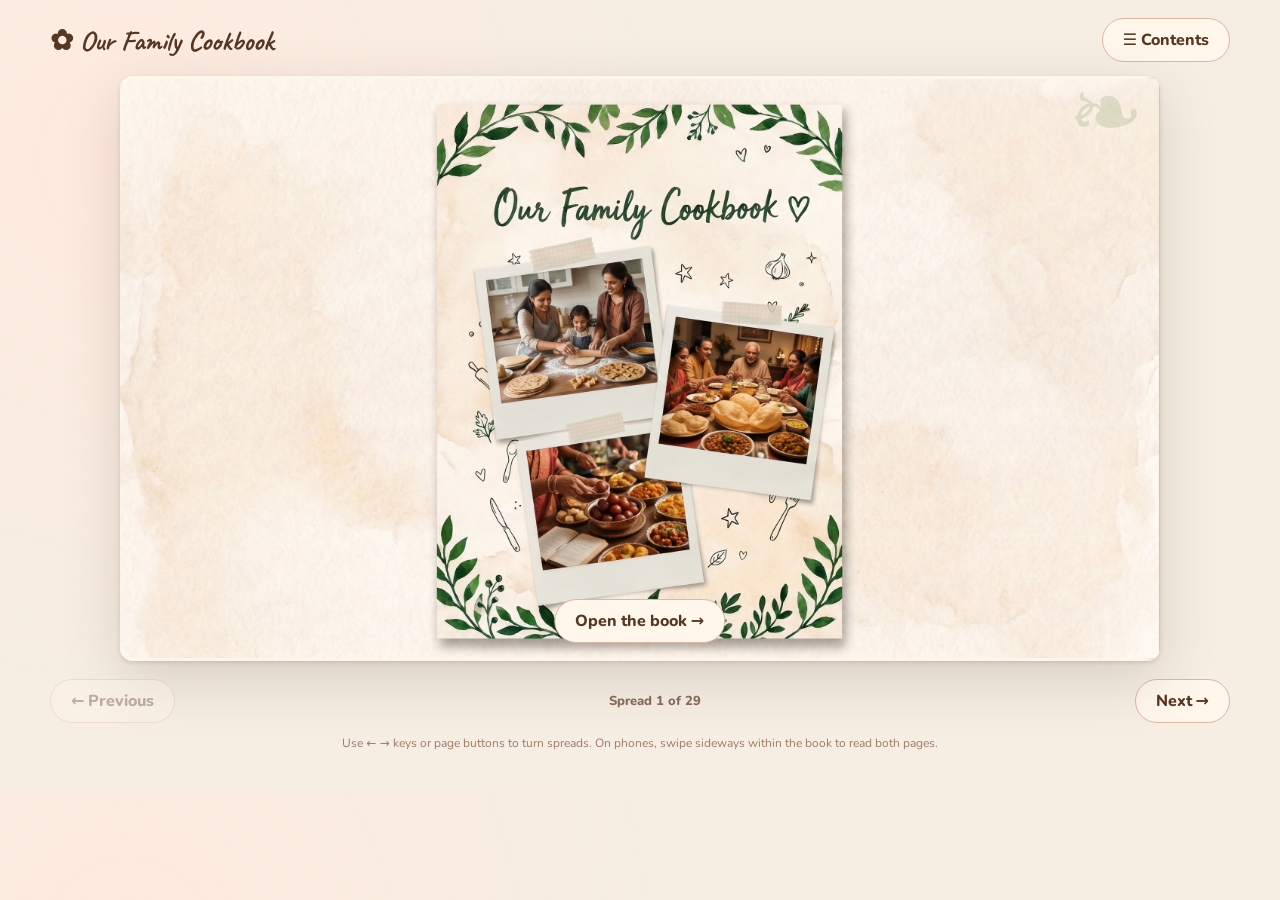
<file: index.html>
<!doctype html><html lang="en"><head><meta charset="utf-8"><meta name="viewport" content="width=device-width,initial-scale=1"><meta name="theme-color" content="#fff7eb"><title>Our Family Cookbook</title><link rel="stylesheet" href="styles.css?v=toc39"></head><body><main id="app"></main><script src="recipes.js?v=toc39"></script><script src="app.js?v=toc39"></script></body></html>
</file>
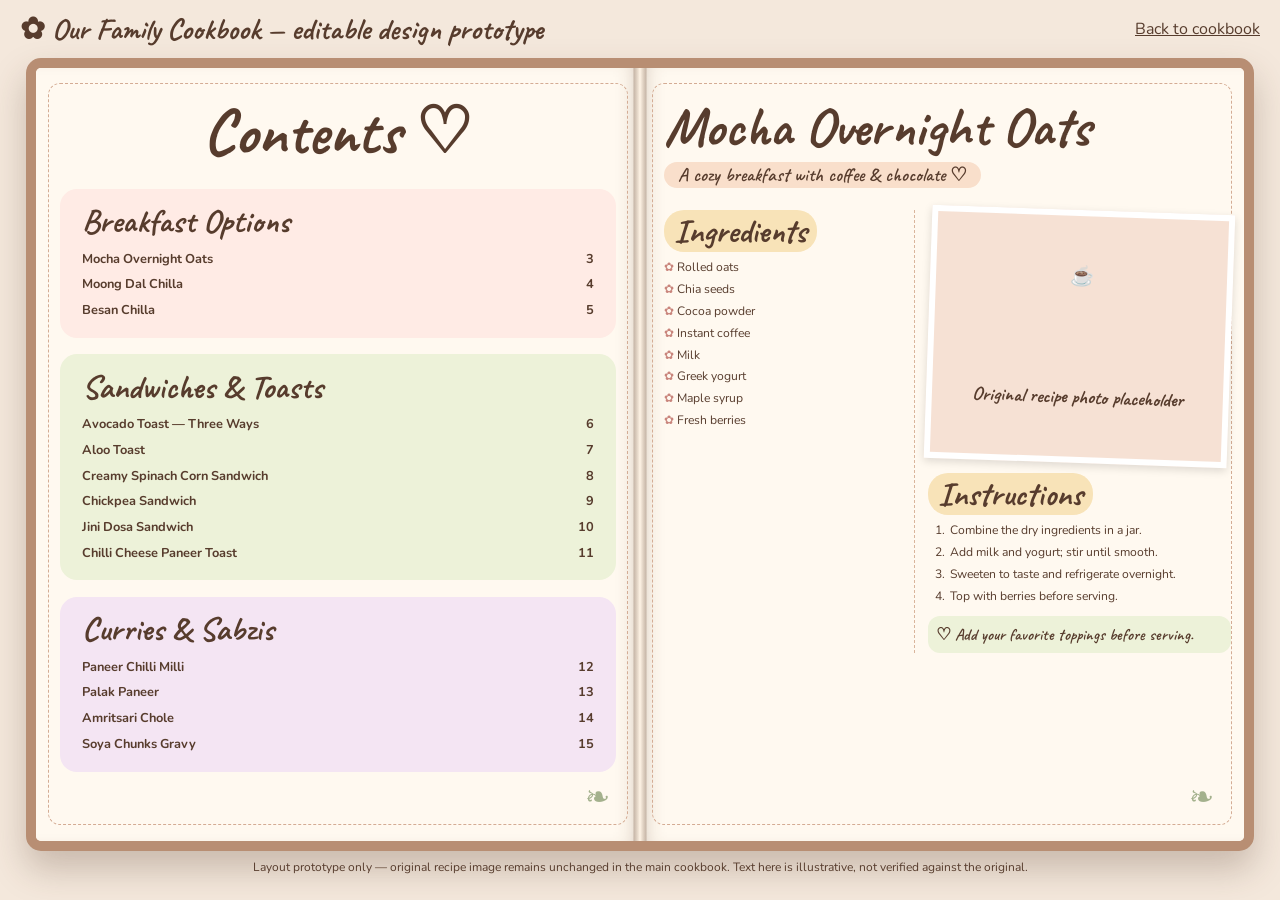
<file: prototype.html>
<!doctype html><html lang="en"><head><meta charset="utf-8"><meta name="viewport" content="width=device-width,initial-scale=1"><title>Family Cookbook Prototype</title><link href="https://fonts.googleapis.com/css2?family=Caveat:wght@500;600;700&family=Nunito:wght@400;600;700&display=swap" rel="stylesheet"><style>*{box-sizing:border-box}body{margin:0;background:#f4e8dc;color:#573c2d;font-family:Nunito,sans-serif}.top{display:flex;justify-content:space-between;align-items:center;max-width:1650px;margin:auto;padding:10px 20px}.top h1{font:700 30px Caveat;margin:0}.top a{color:inherit}.book{width:min(96vw,1650px,calc((100dvh - 105px)*1.55));aspect-ratio:1.55;margin:auto;display:grid;grid-template-columns:1fr 1fr;background:#fff8ee;border:10px solid #b88e73;border-radius:15px;box-shadow:0 18px 35px #533a2a44;position:relative;overflow:hidden}.book:after{content:"";position:absolute;left:50%;top:0;bottom:0;width:13px;transform:translateX(-50%);background:linear-gradient(90deg,#77574055,#fff4e6,#77574055);pointer-events:none}.page{position:relative;overflow:hidden;padding:4%;background:#fff9f0}.page:before{content:"";position:absolute;inset:2%;border:1px dashed #d4ac94;border-radius:12px;pointer-events:none}.page:first-child{box-shadow:inset -18px 0 25px -20px #55351c77}.page:last-child{box-shadow:inset 18px 0 25px -20px #55351c77}.title{font:700 clamp(35px,5vw,76px) Caveat;margin:0;text-align:center}.category{background:#ffebe5;border-radius:17px;margin:3% 0;padding:2% 4%}.category:nth-of-type(2){background:#edf2d9}.category:nth-of-type(3){background:#f4e5f3}.category h2,.section h2{font:700 clamp(22px,2.6vw,40px) Caveat;margin:0}.category p{font-size:clamp(10px,1vw,16px);font-weight:700;margin:1.5% 0;display:flex;justify-content:space-between}.recipe .title{text-align:left;font-size:clamp(31px,4.3vw,68px)}.subtitle{font:600 clamp(14px,1.5vw,24px) Caveat;background:#f9dfcb;border-radius:30px;padding:1px 14px;display:inline-block}.layout{display:grid;grid-template-columns:43% 57%;gap:2%;margin-top:4%}.section h2{background:#f8e3b8;border-radius:20px;display:inline-block;padding:0 10px;margin-bottom:8px}.section ul{list-style:none;margin:0;padding:0}.section li{font-size:clamp(9px,.95vw,15px);line-height:1.3;margin:0 0 6px}.section ul li:before{content:"✿ ";color:#c9857c}.instructions{padding-left:4%;border-left:1px dashed #d9b59c}.instructions ol{margin:0;padding-left:20px}.instructions ol li{padding-left:2px}.photo{background:#f6e1d4;border:6px solid white;box-shadow:0 3px 8px #0002;aspect-ratio:1.2;display:grid;place-items:center;text-align:center;font:700 clamp(14px,1.5vw,24px) Caveat;margin:0 0 10px;transform:rotate(2deg)}.note{font:600 clamp(12px,1.3vw,21px) Caveat;background:#edf2d9;border-radius:12px;padding:8px;margin-top:12px}.leaf{position:absolute;bottom:3%;right:5%;color:#a4b18d;font-size:30px}.foot{text-align:center;font-size:12px;margin:8px}@media(max-width:760px){.book{width:min(95vw,calc((100dvh - 100px)*.75));aspect-ratio:3/4;display:block}.page{height:100%}.page:first-child{display:none}.book:after{display:none}.section li{font-size:clamp(10px,2.5vw,15px)}.recipe .title{font-size:clamp(36px,7vw,68px)}.section h2{font-size:clamp(24px,4.7vw,40px)}}</style></head><body><header class="top"><h1>✿ Our Family Cookbook — editable design prototype</h1><a href="./">Back to cookbook</a></header><main class="book"><section class="page"><h1 class="title">Contents ♡</h1><div class="category"><h2>Breakfast Options</h2><p>Mocha Overnight Oats <span>3</span></p><p>Moong Dal Chilla <span>4</span></p><p>Besan Chilla <span>5</span></p></div><div class="category"><h2>Sandwiches & Toasts</h2><p>Avocado Toast — Three Ways <span>6</span></p><p>Aloo Toast <span>7</span></p><p>Creamy Spinach Corn Sandwich <span>8</span></p><p>Chickpea Sandwich <span>9</span></p><p>Jini Dosa Sandwich <span>10</span></p><p>Chilli Cheese Paneer Toast <span>11</span></p></div><div class="category"><h2>Curries & Sabzis</h2><p>Paneer Chilli Milli <span>12</span></p><p>Palak Paneer <span>13</span></p><p>Amritsari Chole <span>14</span></p><p>Soya Chunks Gravy <span>15</span></p></div><span class="leaf">❧</span></section><section class="page recipe"><h1 class="title">Mocha Overnight Oats</h1><div class="subtitle">A cozy breakfast with coffee & chocolate ♡</div><div class="layout"><div class="section"><h2>Ingredients</h2><ul id="ingredients"></ul></div><div class="section instructions"><div class="photo">☕<div>Original recipe photo placeholder</div></div><h2>Instructions</h2><ol id="steps"></ol><div class="note">♡ Add your favorite toppings before serving.</div></div></div><span class="leaf">❧</span></section></main><p class="foot">Layout prototype only — original recipe image remains unchanged in the main cookbook. Text here is illustrative, not verified against the original.</p><script>const data={ingredients:["Rolled oats","Chia seeds","Cocoa powder","Instant coffee","Milk","Greek yogurt","Maple syrup","Fresh berries"],steps:["Combine the dry ingredients in a jar.","Add milk and yogurt; stir until smooth.","Sweeten to taste and refrigerate overnight.","Top with berries before serving."]};for(const t of data.ingredients){const li=document.createElement("li");li.textContent=t;document.querySelector("#ingredients").append(li)}for(const t of data.steps){const li=document.createElement("li");li.textContent=t;document.querySelector("#steps").append(li)}</script></body></html>
</file>
<file: styles.css>
@import url('https://fonts.googleapis.com/css2?family=Caveat:wght@500;600;700&family=Nunito:wght@400;600;700;800&display=swap');:root{--ink:#553724;--paper:#fff9ef}*{box-sizing:border-box}body{margin:0;background:radial-gradient(circle at 10% 20%,#ffeadf,transparent 40%),#f6eee3;color:var(--ink);font-family:Nunito,system-ui,sans-serif}button{font:inherit;cursor:pointer}button:focus-visible,a:focus-visible{outline:3px solid #b66756;outline-offset:3px}.reader{max-width:1250px;margin:0 auto;padding:15px 20px 35px}.reader-header{display:flex;justify-content:space-between;align-items:center;gap:12px;margin-bottom:14px;font-weight:800}.reader-header span{font:700 28px Caveat,cursive}.toc,.reader-controls button,.cover-open{border:1px solid #ddb7a1;background:#fff7ec;border-radius:30px;padding:10px 20px;color:var(--ink);font-weight:800}.book{display:flex;min-height:min(78vh,800px);background:#fff8ee;border-radius:13px;box-shadow:0 18px 55px #4b34252b,0 2px 4px #4b342526;overflow:hidden;perspective:1400px}.book-page{width:50%;min-height:min(78vh,800px);padding:clamp(18px,3vw,40px);position:relative;overflow-y:auto;max-height:82vh;background:#fffaf2;border-right:1px solid #d9c3ad}.book-page:nth-child(2){border-right:0;box-shadow:inset 14px 0 20px -20px #533a28}.book-page:nth-child(1){box-shadow:inset -14px 0 20px -20px #533a28}.book-page:before{content:'❧';position:absolute;top:-24px;right:15px;font-size:90px;color:#91a67545;pointer-events:none}.cover{display:grid;place-items:center;text-align:center;background:linear-gradient(140deg,#fce5d9,#fff7e9 60%,#e8edd6)}.cover-inner{border:2px solid #d7ad99;border-radius:20px;padding:clamp(18px,4vw,50px);width:100%;max-width:420px}.cover h1{font:700 clamp(44px,5vw,78px)/.95 Caveat,cursive;margin:20px 0}.cover-leaves{font-size:30px;color:#859b69}.cover-small{letter-spacing:.14em;text-transform:uppercase;font-size:11px}.cover-ornament{font-size:55px;color:#d9887c}.cover p{font-size:14px}.cover-open{margin-top:20px}.folio{font:700 19px Caveat,cursive;color:#9a715d;text-align:right}.page-title{font:700 55px Caveat,cursive;background:#ffe3b4;display:inline-block;border-radius:40px;padding:0 30px;margin:5px 0 10px}.section{padding:13px 18px;margin:12px 0;border-radius:19px}.section h3{font:700 32px Caveat,cursive;margin:0 0 5px}.section ul{list-style:none;margin:0;padding:0}.section li+li{border-top:1px dashed #b98f7666}.recipe-jump{border:0;background:transparent;color:var(--ink);width:100%;padding:8px 0;text-align:left;display:flex;justify-content:space-between;gap:10px;font-size:14px;font-weight:800}.recipe-jump:hover{text-decoration:underline}.p0{background:#ffebe5}.p1{background:#edf2d9}.p2{background:#f4e5f3}.p3{background:#f5e8d7}.p4{background:#e4f1f2}.p5{background:#fceadf}.recipe-page{display:flex;flex-direction:column;align-items:center}.original-art{display:block;max-width:100%;height:auto;object-fit:contain}.recipe-placeholder{width:100%;flex:1;display:flex;flex-direction:column;align-items:center;justify-content:center;text-align:center;gap:20px}.recipe-placeholder h2{font:700 clamp(38px,5vw,58px)/1 Caveat,cursive;margin:0}.placeholder-note{border:2px dashed #d8b7a5;border-radius:24px;background:#fff4e9;padding:30px;max-width:380px}.placeholder-note span{display:block;font-size:35px;color:#d98e79}.placeholder-note strong{display:block;font:700 28px Caveat,cursive}.placeholder-note p{font-size:13px}.video{background:#ffe2dc;border-radius:30px;padding:10px 20px;margin:14px 0;text-decoration:none;color:var(--ink);font-weight:800}.page-number{margin-top:auto;color:#9a715d;font:600 22px Caveat,cursive}.reader-controls{display:flex;justify-content:space-between;align-items:center;gap:10px;margin:17px auto 0}.reader-controls span{font-size:13px;font-weight:800;color:#886b5b}.reader-controls button:disabled{opacity:.35;cursor:default}.reader-hint{text-align:center;color:#9d7b68;font-size:12px}.turning.forward .book-page{animation:pageForward .34s ease}.turning.backward .book-page{animation:pageBackward .34s ease}@keyframes pageForward{from{opacity:.4;transform:rotateY(-8deg) translateX(12px)}to{opacity:1;transform:none}}@keyframes pageBackward{from{opacity:.4;transform:rotateY(8deg) translateX(-12px)}to{opacity:1;transform:none}}@media(max-width:760px){.reader{padding:10px 10px 24px}.book{min-height:75vh}.book-page{width:100%;min-height:75vh;max-height:80vh;border:0;padding:22px}.book-page:nth-child(2){display:none}.page-title{font-size:48px}.reader-controls button{padding:10px 13px}.reader-hint{font-size:11px}}@media(prefers-reduced-motion:reduce){.turning .book-page{animation:none!important}}
/* Consistent 3:4 recipe artwork frame across desktop and mobile. */
.recipe-page .original-art{width:100%;height:auto;aspect-ratio:3/4;object-fit:contain;object-position:center;background:#fff9ef;flex-shrink:0;display:block;margin:10px auto;}
.recipe-page{align-items:stretch;}
@media(max-width:760px){.recipe-page .original-art{width:100%;aspect-ratio:3/4;}}

/* Fixed-size page canvas: never scroll inside a page. */
.reader{max-width:1900px;padding:10px 14px 24px}
.book{width:min(100%,calc((100dvh - 155px)*1.5));height:auto;aspect-ratio:3/2;min-height:0;margin:auto;overflow:hidden;position:relative;isolation:isolate}
.book-page{width:50%;height:100%;min-height:0;max-height:none;overflow:hidden;padding:clamp(8px,1.15vw,20px);flex-shrink:0}
.recipe-page{padding:0;display:flex;align-items:center;justify-content:center;background:#fff9ef}
.recipe-page .folio,.recipe-page .page-number{display:none}
.recipe-page .original-art{width:100%;height:100%;aspect-ratio:auto;object-fit:contain;margin:0}
.recipe-page .video{position:absolute;bottom:1%;right:3%;font-size:11px;padding:5px 10px;margin:0;box-shadow:0 2px 8px #0002}
.contents-page{display:flex;flex-direction:column;justify-content:flex-start}
.contents-page .page-title{font-size:clamp(24px,3vw,48px);margin:0 0 5px}
.contents-page .section{padding:clamp(5px,.7vw,12px) clamp(8px,1vw,16px);margin:clamp(3px,.5vw,9px) 0}
.contents-page .section h3{font-size:clamp(19px,2vw,30px)}
.contents-page .recipe-jump{font-size:clamp(9px,.85vw,14px);padding:clamp(2px,.3vw,6px) 0}
.book-page.flip-sheet{position:absolute;z-index:5;top:0;left:50%;width:50%;height:100%;transform-origin:left center;backface-visibility:hidden;pointer-events:none;animation:flipRight .7s ease-in-out both;box-shadow:-6px 0 20px #0002}
.book-page.flip-sheet.backward{left:0;transform-origin:right center;animation:flipLeft .7s ease-in-out both}
@keyframes flipRight{0%{transform:rotateY(0deg)}100%{transform:rotateY(-180deg)}}
@keyframes flipLeft{0%{transform:rotateY(0deg)}100%{transform:rotateY(180deg)}}
.turning.forward .book-page,.turning.backward .book-page{animation:none}
@media(max-width:760px){
.book{width:min(100%,calc((100dvh - 145px)*.75));aspect-ratio:3/4;min-height:0}
.book-page{width:100%;height:100%;min-height:0;max-height:none;padding:clamp(8px,3vw,18px)}
.recipe-page{padding:0}
.recipe-page .original-art{width:100%;height:100%;aspect-ratio:auto}
.book-page.flip-sheet{left:0;width:100%;transform-origin:left center}
.book-page.flip-sheet.backward{left:0;width:100%;transform-origin:right center}
.contents-page .recipe-jump{font-size:clamp(10px,2.5vw,14px)}
.contents-page .section h3{font-size:clamp(20px,5vw,30px)}
}
@media(prefers-reduced-motion:reduce){.book-page.flip-sheet{animation:none!important}}

/* Wide illustrated recipe pages: consistent 3:2 canvas, no inner scrolling. */
.book{width:min(100%,calc((100dvh - 150px)*3));aspect-ratio:3/1;height:auto;min-height:0}
.book-page{height:100%;min-height:0;max-height:none;overflow:hidden}
.recipe-page .original-art{width:100%;height:100%;object-fit:contain;aspect-ratio:auto;margin:0}
@media(max-width:760px){.book{width:min(100%,calc((100dvh - 145px)*1.5));aspect-ratio:3/2}.book-page{height:100%}}

/* Slightly taller book while retaining the current full spread width. */
@media(min-width:761px){.book{width:min(100%,calc((100dvh - 150px)*2.7));aspect-ratio:2.7/1}}
@media(max-width:760px){.book{width:min(100%,calc((100dvh - 145px)*1.35));aspect-ratio:1.35/1}}

/* Live comparison: optional larger recipe artwork, original files unchanged. */
.header-actions{display:flex;gap:8px;align-items:center;flex-wrap:wrap;justify-content:flex-end}
.book.zoomed .recipe-page{overflow:auto;align-items:flex-start;justify-content:flex-start}
.book.zoomed .recipe-page .original-art{width:112%;height:auto;max-width:none;max-height:none;flex-shrink:0;object-fit:contain;aspect-ratio:auto}
@media(max-width:760px){.reader-header{align-items:flex-start}.header-actions{gap:5px}.header-actions .toc{font-size:12px;padding:8px 10px}}

/* Taller book experiment: preserve width, increase page height by ~20%. */
@media(min-width:761px){.book{width:min(100%,calc((100dvh - 150px)*2.7));aspect-ratio:2.25/1}}
@media(max-width:760px){.book{width:min(100%,calc((100dvh - 145px)*1.35));aspect-ratio:1.12/1}}
/* Temporarily stretch artwork to fill the taller page; source PNGs are untouched. */
.recipe-page .original-art{width:100%;height:100%;max-width:none;object-fit:fill;aspect-ratio:auto}

/* Centered 16:9 full-spread cookbook, with room for forthcoming artwork. */
.reader{max-width:1240px;margin:0 auto;padding:18px 30px 28px}
.book{width:min(100%,1040px,calc((100dvh - 180px)*16/9));aspect-ratio:16/9;height:auto;min-height:0;margin:14px auto 18px;display:flex;overflow:hidden}
.book-page{width:100%;height:100%;flex:0 0 100%;min-height:0;max-height:none}
.book-page.flip-sheet,.book-page.flip-sheet.backward{left:0;width:100%;transform-origin:left center}
.cover,.contents-page{padding:clamp(20px,3.5vw,48px)}
.blank-spread{display:grid;grid-template-columns:1fr 1fr;position:relative;padding:0;background:#fff9ee;color:#76543c}
.blank-spread:before{content:"";position:absolute;left:50%;top:2%;height:96%;border-left:2px solid #d8c9b1;box-shadow:3px 0 8px #8d73552b;z-index:2}
.blank-left,.blank-right{display:flex;flex-direction:column;align-items:center;justify-content:center;text-align:center;padding:24px;background:radial-gradient(circle at 25% 15%,#fffdf5,#fff6e7)}
.blank-left h2{font-family:Caveat,cursive;font-size:clamp(30px,4vw,58px);margin:6px 0}
.blank-left p,.blank-right p{font-size:clamp(12px,1.5vw,19px);max-width:270px}
.blank-flower{font-size:48px;color:#b8a36e}.blank-decoration{font-family:Caveat,cursive;font-size:clamp(32px,5vw,72px);color:#b8a36e}
@media(max-width:760px){.reader{padding:12px 12px 24px}.book{width:min(100%,calc((100dvh - 160px)*16/9));aspect-ratio:16/9}.book-page{width:100%;height:100%;flex-basis:100%}.cover,.contents-page{padding:12px}.contents-page .section h3{font-size:clamp(13px,3vw,20px)}.contents-page .page-title{font-size:clamp(18px,4vw,28px)}.blank-left,.blank-right{padding:8px}.blank-left h2{font-size:clamp(18px,4vw,30px)}.blank-left p,.blank-right p{font-size:clamp(9px,2vw,13px)}.blank-flower{font-size:25px}}

/* Uploaded artwork fills one entire 16:9 book spread without distortion. */
.book-page.recipe-page.full-spread{padding:0;width:100%;height:100%;overflow:hidden;background:#fff9ef}
.recipe-page.full-spread .original-art{display:block;width:100%;height:100%;max-width:100%;object-fit:contain;margin:0}

/* Illustrated, open-book contents matching the recipe spreads. */
.book-page.illustrated-contents{display:grid;grid-template-columns:1fr 1fr;padding:0;background:#fff9ec;overflow:hidden}
.illustrated-contents:before{content:none}
.contents-leaf{position:relative;min-width:0;min-height:0;display:flex;flex-direction:column;padding:clamp(12px,2.5vw,34px);background:radial-gradient(ellipse at 25% 15%,#fffef5,#fff8e8 80%);overflow:hidden}
.contents-left{box-shadow:inset -12px 0 20px -18px #624a36}
.contents-right{box-shadow:inset 12px 0 20px -18px #624a36;border-left:2px solid #d9c7a9}
.contents-vine{font-size:clamp(13px,1.7vw,25px);color:#77965a;line-height:1.2}
.contents-right .contents-vine{text-align:right}
.contents-kicker{font:700 clamp(8px,.9vw,13px) Nunito,sans-serif;letter-spacing:.09em;text-transform:uppercase;margin-top:clamp(4px,.6vw,10px)}
.contents-heading{font:700 clamp(28px,4.7vw,64px)/.9 Caveat,cursive;color:#416d32;margin:clamp(5px,.8vw,14px) 0 0;transform:rotate(-2deg)}
.contents-heading span{color:#c64c39;font-size:.65em}
.contents-intro{font:600 italic clamp(9px,1.1vw,15px) Caveat,cursive;margin:clamp(3px,.5vw,8px) 0 clamp(5px,.7vw,12px);color:#7b5a41}
.contents-category{position:relative;background:#fce5dd88;border-radius:20px;padding:clamp(5px,.8vw,12px) clamp(8px,1.1vw,16px);margin:clamp(4px,.6vw,9px) 0;min-height:0}
.contents-category:nth-of-type(even){background:#eff2d588}
.contents-category h3{font:700 clamp(17px,2.4vw,33px)/1 Caveat,cursive;margin:0 0 clamp(2px,.3vw,5px);color:#69402c}
.contents-category h3 span{font-size:.6em;color:#b96a61}
.contents-category ul{padding:0;margin:0;list-style:none}
.contents-category .recipe-jump{font:700 clamp(9px,1.13vw,15px)/1.2 Caveat,cursive;padding:clamp(3px,.35vw,6px) 0;color:#583b2a}
.contents-category .recipe-jump span{color:#a76c4c}
.contents-soon{font:600 italic clamp(9px,.95vw,13px) Caveat,cursive;color:#9b8775}
.contents-corner{margin-top:auto;opacity:.8;font-size:clamp(15px,2.7vw,35px);line-height:1.2}
.contents-right .contents-corner{text-align:right}
.contents-note{font:700 clamp(15px,2.2vw,29px) Caveat,cursive;color:#8c6a47;text-align:center;margin:auto 0 0;transform:rotate(-3deg)}
.contents-note span{color:#bc7569}
.contents-count{position:absolute;bottom:12px;right:18px;font:700 15px Caveat,cursive;color:#997d64}
/* A hinged half-spread page turn: the leaf rotates at the center binding. */
.book{perspective:1800px;transform-style:preserve-3d}
.turn-overlay{position:absolute;inset:0;z-index:20;pointer-events:none;perspective:1800px;overflow:hidden}
.turn-half{position:absolute;top:0;bottom:0;width:50%;overflow:hidden}
.turn-half .book-page{position:absolute;top:0;left:0;width:200%;height:100%;max-height:none;min-height:0;border:0;box-shadow:none}
.turn-half .book-page:before{display:none}
.turn-forward .turn-static{left:0}
.turn-backward .turn-static{right:0}
.turn-backward .turn-static .book-page{left:-100%}
.turn-leaf{transform-style:preserve-3d;backface-visibility:visible}
.turn-forward .turn-leaf{right:0;transform-origin:left center;animation:turnLeafForward .9s cubic-bezier(.25,.65,.2,1) both}
.turn-backward .turn-leaf{left:0;transform-origin:right center;animation:turnLeafBackward .9s cubic-bezier(.25,.65,.2,1) both}
.turn-face{position:absolute;inset:0;overflow:hidden;backface-visibility:hidden;background:#fff9ef;box-shadow:0 0 24px #3b291b38}
.turn-face .book-page{width:200%}
.turn-forward .turn-front .book-page{left:-100%}
.turn-forward .turn-back .book-page{left:0}
.turn-backward .turn-front .book-page{left:0}
.turn-backward .turn-back .book-page{left:-100%}
.turn-back{transform:rotateY(180deg)}
@keyframes turnLeafForward{0%{transform:rotateY(0deg)}48%{transform:rotateY(-90deg)}100%{transform:rotateY(-180deg)}}
@keyframes turnLeafBackward{0%{transform:rotateY(0deg)}48%{transform:rotateY(90deg)}100%{transform:rotateY(180deg)}}
@media(max-width:760px){.contents-leaf{padding:8px}.contents-category{border-radius:8px;padding:3px 5px;margin:3px 0}.contents-heading{font-size:clamp(20px,5vw,32px)}.contents-category h3{font-size:clamp(12px,3vw,20px)}.contents-category .recipe-jump{font-size:clamp(8px,1.9vw,12px);padding:2px 0}.contents-note{font-size:clamp(11px,2.5vw,18px)}.contents-vine{font-size:13px}.contents-corner{font-size:15px}.contents-kicker{font-size:7px}.contents-intro{font-size:9px}}
@media(prefers-reduced-motion:reduce){.turn-overlay{display:none!important}}

/* Recipe-matched center binding: soft seam with three understated stitched loops. */
.illustrated-contents{position:relative;isolation:isolate}
.illustrated-contents:before{content:"";display:block!important;position:absolute;left:calc(50% - 9px);top:0;bottom:0;width:18px;z-index:8;pointer-events:none;background:linear-gradient(90deg,transparent 0%,#9b81601c 24%,#b4a18755 46%,#d6c4a46b 50%,#9b816025 72%,transparent 100%);font-size:0}
.illustrated-contents:after{content:"";position:absolute;left:calc(50% - 5px);top:0;bottom:0;width:10px;z-index:9;pointer-events:none;background:radial-gradient(ellipse 3px 12px at center 19%,transparent 53%,#a38c6b 60%,#a38c6b 70%,transparent 77%),radial-gradient(ellipse 3px 12px at center 50%,transparent 53%,#a38c6b 60%,#a38c6b 70%,transparent 77%),radial-gradient(ellipse 3px 12px at center 81%,transparent 53%,#a38c6b 60%,#a38c6b 70%,transparent 77%);opacity:.85}
.contents-right{border-left:0}
/* Avoid image warping during transitions: animate the full flat spread, never its halves. */
.turning.forward .book-page{animation:spreadForward .38s ease-out both}
.turning.backward .book-page{animation:spreadBackward .38s ease-out both}
@keyframes spreadForward{from{opacity:.15;transform:translateX(12px)}to{opacity:1;transform:translateX(0)}}
@keyframes spreadBackward{from{opacity:.15;transform:translateX(-12px)}to{opacity:1;transform:translateX(0)}}
@media(prefers-reduced-motion:reduce){.turning.forward .book-page,.turning.backward .book-page{animation:none!important}}

/* Clearly illustrated recipe-style contents: watercolor banners, food drawings, stitched binding. */
.illustrated-contents{border:9px solid #f8efdc;border-radius:18px;background:#fff9eb}
.contents-leaf{background:radial-gradient(circle at 15% 10%,#fffef8,#fff8e9 80%);padding:clamp(13px,2vw,28px)}
.contents-left{border-right:1px solid #cbb596}
.contents-heading{font-family:Caveat,cursive;font-size:clamp(38px,5.8vw,76px);color:#23622c;text-shadow:1px 1px 0 #d3e3b8}
.contents-intro{display:inline-block;align-self:flex-start;background:#f7d7d2;padding:4px 14px;border-radius:30px;font-size:clamp(12px,1.4vw,19px)}
.contents-category{display:grid;grid-template-columns:clamp(48px,8vw,110px) minmax(0,1fr);align-items:center;gap:clamp(6px,1vw,14px);background:transparent!important;border:2px dashed #d6a786;border-radius:22px;padding:clamp(7px,1vw,15px);margin:clamp(7px,1.1vw,15px) 0;flex-shrink:0}
.category-art{font-size:clamp(30px,5vw,68px);text-align:center;filter:drop-shadow(2px 4px 2px #8a63452a);line-height:1.1}
.category-copy{min-width:0}
.contents-category h3{display:table;background:#e5edc0;border-radius:35% 45% 40% 30%;padding:2px 12px;margin:0 0 6px;font-size:clamp(19px,2.7vw,37px);line-height:1.05}
.contents-category.p1 h3,.contents-category.p4 h3{background:#f8d2cc}
.contents-category.p2 h3,.contents-category.p5 h3{background:#ffe2a1}
.contents-category.p3 h3,.contents-category.p6 h3{background:#dce8f0}
.contents-category .recipe-jump{font-family:Caveat,cursive;font-size:clamp(13px,1.55vw,21px);padding:2px 0}
.contents-soon{font-size:clamp(11px,1.2vw,16px)}
.contents-vine{color:#5d8c49;font-size:clamp(16px,2vw,27px)}
.contents-right .contents-note{background:#fbe4c6;border-radius:60%;padding:8px;align-self:center}
.illustrated-contents:before{left:calc(50% - 13px);width:26px;background:linear-gradient(90deg,transparent,#ad997a50 38%,#e7d5b6 49%,#947c5b66 55%,transparent)!important}
.illustrated-contents:after{left:calc(50% - 6px);width:12px;background:radial-gradient(ellipse 4px 13px at center 19%,transparent 48%,#9a8364 55%,#9a8364 67%,transparent 75%),radial-gradient(ellipse 4px 13px at center 50%,transparent 48%,#9a8364 55%,#9a8364 67%,transparent 75%),radial-gradient(ellipse 4px 13px at center 81%,transparent 48%,#9a8364 55%,#9a8364 67%,transparent 75%)}
@media(max-width:760px){.illustrated-contents{border-width:4px;border-radius:10px}.contents-leaf{padding:7px}.contents-category{grid-template-columns:25px minmax(0,1fr);gap:3px;border-width:1px;border-radius:9px;padding:4px;margin:4px 0}.category-art{font-size:21px}.contents-category h3{font-size:clamp(11px,2.5vw,18px);padding:1px 4px;margin-bottom:2px}.contents-category .recipe-jump{font-size:clamp(8px,1.8vw,12px)}.contents-intro{font-size:8px;padding:2px 4px}.contents-heading{font-size:clamp(21px,5vw,35px)}.contents-soon{font-size:8px}.contents-right .contents-note{padding:3px}}

/* New contents design: calm, hand-lettered recipe index with watercolor accents. */
.book-page.new-index{display:grid;grid-template-columns:minmax(0,1fr) minmax(0,1fr);padding:0;border:0;border-radius:0;background:#fff9ef;overflow:hidden;position:relative}
.new-index .index-leaf{position:relative;min-width:0;min-height:0;display:flex;flex-direction:column;padding:clamp(12px,2.6vw,36px) clamp(16px,3.1vw,44px);overflow:hidden;background:radial-gradient(ellipse at 22% 14%,#fffef9,#fff8e9 85%)}
.new-index .index-left{box-shadow:inset -13px 0 22px -21px #765d42}
.new-index .index-right{box-shadow:inset 13px 0 22px -21px #765d42}
.new-index .index-topline{font:800 clamp(7px,.75vw,11px) Nunito,sans-serif;color:#9c8c72;letter-spacing:.11em;text-align:center;white-space:nowrap}
.new-index .index-illustration{font:400 clamp(24px,4.3vw,60px) Caveat,cursive;color:#91a879;text-align:center;margin:clamp(5px,1.3vw,17px) 0 0;line-height:1}
.new-index .index-category{font:700 clamp(23px,3.6vw,52px)/1 Caveat,cursive;color:#52734a;text-align:center;margin:clamp(5px,.9vw,12px) 0 0;overflow-wrap:anywhere}
.new-index .index-underline{width:65%;height:10px;max-height:1.3vw;border-radius:50%;background:#f6d8ad99;align-self:center;transform:rotate(-2deg);margin:clamp(2px,.5vw,7px) 0 clamp(9px,1.5vw,20px)}
.new-index .index-recipe-list{display:flex;flex-direction:column;gap:clamp(5px,1.2vw,17px);min-height:0}
.new-index .index-entry{display:flex;align-items:baseline;gap:clamp(3px,.65vw,9px);width:100%;min-width:0;padding:0;border:0;background:transparent;color:#634b38;text-align:left;font:700 clamp(13px,1.65vw,23px)/1.1 Caveat,cursive;cursor:pointer}
.new-index .index-entry-name{min-width:0;overflow-wrap:anywhere;flex:0 1 auto}
.new-index .index-entry-dots{flex:1 1 auto;min-width:8px;border-bottom:1px dotted #bca88d;transform:translateY(-3px)}
.new-index .index-entry-number{flex:0 0 auto;font-size:.85em;color:#a16f58}
.new-index .index-entry:hover .index-entry-name{text-decoration:underline;text-decoration-color:#b48b69}
.new-index .index-coming{font:600 italic clamp(13px,1.6vw,22px) Caveat,cursive;color:#ad967f;text-align:center;margin:clamp(14px,2vw,28px) 0}
.new-index .index-bottom{margin-top:auto;text-align:center;font:700 clamp(11px,1.25vw,18px) Caveat,cursive;color:#8ba278;padding-top:8px}
.new-index .index-bottom span{color:#a88c76;margin:0 6px}
.new-index .index-spread-number{position:absolute;right:clamp(9px,1.6vw,22px);bottom:clamp(7px,1.2vw,16px);font:700 clamp(9px,1vw,14px) Caveat,cursive;color:#a18d78}
.book-page.new-index:before{content:""!important;display:block!important;position:absolute;left:calc(50% - 9px);top:0;bottom:0;width:18px;z-index:8;pointer-events:none;background:linear-gradient(90deg,transparent,#a18b6c40 35%,#d6c3a3 49%,#a18b6c40 65%,transparent)}
.book-page.new-index:after{content:"";position:absolute;left:calc(50% - 5px);top:0;bottom:0;width:10px;z-index:9;pointer-events:none;background:radial-gradient(ellipse 3px 12px at center 19%,transparent 52%,#aa9270 60%,#aa9270 70%,transparent 77%),radial-gradient(ellipse 3px 12px at center 50%,transparent 52%,#aa9270 60%,#aa9270 70%,transparent 77%),radial-gradient(ellipse 3px 12px at center 81%,transparent 52%,#aa9270 60%,#aa9270 70%,transparent 77%)}
.new-index .index-empty{justify-content:center;align-items:center;color:#8b9b78;font:700 clamp(16px,2.3vw,30px) Caveat,cursive;text-align:center}
.new-index .index-flourish{font-size:2.5em}
@media(max-width:760px){.new-index .index-leaf{padding:6px 9px}.new-index .index-topline{font-size:5px;letter-spacing:0}.new-index .index-illustration{font-size:17px;margin-top:3px}.new-index .index-category{font-size:clamp(12px,3vw,22px);margin-top:2px}.new-index .index-underline{height:4px;margin:2px 0 5px}.new-index .index-recipe-list{gap:clamp(2px,.6vw,5px)}.new-index .index-entry{font-size:clamp(8px,1.85vw,13px);gap:2px}.new-index .index-bottom{font-size:7px;padding-top:2px}.new-index .index-coming{font-size:10px;margin:5px 0}.new-index .index-spread-number{font-size:8px}}

/* Hand-drawn family cookbook trim and a clearly visible stitched spine. */
.book-page.new-index{border:0!important;border-radius:0!important}
.new-index .index-leaf{isolation:isolate}
.new-index .index-border{position:absolute;inset:clamp(7px,1.2vw,17px);border:2px solid #c9b38e;border-radius:45% 12px 14px 10px / 12px 15px 10px 15px;box-shadow:inset 0 0 0 4px #fffaf1,inset 0 0 0 5px #e9d8b7;pointer-events:none;z-index:0;opacity:.82}
.new-index .index-leaf>*:not(.index-border):not(.index-doodle){position:relative;z-index:1}
.new-index .index-doodle{position:absolute;z-index:1;color:#77976b;opacity:.65;font:700 clamp(15px,2.3vw,32px) Caveat,cursive;pointer-events:none;line-height:1}
.new-index .index-doodle-top{top:clamp(10px,1.8vw,25px);left:clamp(10px,2vw,28px);transform:rotate(-22deg)}
.new-index .index-doodle-bottom{bottom:clamp(12px,2vw,27px);right:clamp(14px,2vw,30px);color:#bd8b7d;transform:rotate(12deg)}
.new-index .index-topline{margin-top:clamp(4px,.6vw,8px)}
.new-index .index-binding{position:absolute;left:calc(50% - 13px);top:0;bottom:0;width:26px;z-index:15;pointer-events:none;background:linear-gradient(90deg,#90765c22,#826a4d6b 20%,#f7ead4 42%,#ad9472 55%,#81684a66 79%,#90765c22);box-shadow:0 0 8px #66513a22}
.new-index .index-binding i{position:absolute;left:4px;width:18px;height:22px;border:3px solid #8f7859;border-left-color:#c6ae8b;border-right-color:#7f694c;border-radius:50%;box-shadow:1px 1px 1px #fff8e9,inset 0 1px 2px #ffffff66;background:transparent}
.new-index .index-binding i:nth-child(1){top:12%}.new-index .index-binding i:nth-child(2){top:30%}.new-index .index-binding i:nth-child(3){top:48%}.new-index .index-binding i:nth-child(4){top:66%}.new-index .index-binding i:nth-child(5){top:84%}
.new-index .index-category{color:#52734a}
@media(max-width:760px){.new-index .index-border{inset:4px;border-width:1px;box-shadow:none}.new-index .index-doodle{font-size:10px}.new-index .index-doodle-top{top:5px;left:6px}.new-index .index-doodle-bottom{bottom:6px;right:6px}.new-index .index-binding{width:12px;left:calc(50% - 6px)}.new-index .index-binding i{width:9px;height:12px;left:1px;border-width:1.5px}.new-index .index-topline{margin-top:3px}}

/* Reference-inspired family recipe spread: foliage, soft ink, ruled accents and metal rings. */
.book-page.new-index{background:#fff9eb!important}
.new-index .index-leaf{background:radial-gradient(ellipse at 45% 30%,#fffef5,#fff7e6 90%);padding:clamp(17px,2.8vw,39px) clamp(22px,3.4vw,48px)}
.new-index .index-border{inset:clamp(12px,1.8vw,25px);border:1.5px solid #b9ae7d;border-radius:24px 10px 20px 13px;box-shadow:none}
.new-index .index-leaf:before{content:'🌿';position:absolute;top:5px;left:7px;font-size:clamp(23px,4vw,56px);transform:rotate(-30deg);opacity:.8;z-index:2;pointer-events:none}
.new-index .index-leaf:after{content:'🌿';position:absolute;bottom:5px;right:8px;font-size:clamp(22px,3.5vw,48px);transform:rotate(145deg);opacity:.8;z-index:2;pointer-events:none}
.new-index .index-right:before{left:auto;right:7px;transform:rotate(38deg)}
.new-index .index-right:after{right:auto;left:8px;transform:rotate(-145deg)}
.new-index .index-topline{font:700 clamp(8px,.95vw,13px) Caveat,cursive;letter-spacing:.06em;color:#8d9a64}
.new-index .index-illustration{font-size:clamp(31px,5.1vw,68px);margin:clamp(6px,.8vw,11px) 0 0;filter:drop-shadow(2px 3px 2px #a28a6644)}
.new-index .index-category{font:700 clamp(30px,4.1vw,58px)/.92 Caveat,cursive;color:#3b6b2c;text-shadow:none;margin-top:clamp(4px,.6vw,9px)}
.new-index .index-underline{height:clamp(8px,1.5vw,18px);max-height:none;width:76%;background:#edf0b8bb;border-radius:48% 40% 55% 45%;margin:1px auto clamp(13px,2.1vw,30px);transform:rotate(-1deg)}
.new-index .index-recipe-list{gap:clamp(8px,1.5vw,21px);padding:0 clamp(7px,1.1vw,16px)}
.new-index .index-entry{font:700 clamp(17px,2vw,28px)/1.06 Caveat,cursive;color:#352b23}
.new-index .index-entry-number{background:#f6d7a2;border-radius:50%;min-width:1.65em;height:1.65em;display:inline-flex;align-items:center;justify-content:center;color:#64452b;font-size:.76em}
.new-index .index-bottom{font-size:clamp(14px,1.7vw,23px);color:#bd6d54}
.new-index .index-binding{width:40px;left:calc(50% - 20px);background:linear-gradient(90deg,#6c554338,#7e65507d 18%,#ead9bc 29%,#fff7e8 45%,#bba17e 60%,#725a4388 84%,#6c554333);box-shadow:0 0 8px #6a4f3633}
.new-index .index-binding i{left:-15px;width:70px;height:20px;border:4px solid #766756;border-top-color:#bdb7a9;border-bottom-color:#4f514f;border-radius:45%;background:linear-gradient(180deg,#e7e4d9 0%,#a5a39c 30%,#777b7a 52%,#dad9d2 85%);box-shadow:0 2px 2px #51433166;transform:translateY(-50%)}
.new-index .index-binding i:nth-child(1){top:6%}.new-index .index-binding i:nth-child(2){top:15%}.new-index .index-binding i:nth-child(3){top:24%}.new-index .index-binding i:nth-child(4){top:33%}.new-index .index-binding i:nth-child(5){top:42%}.new-index .index-binding i:nth-child(6){top:51%}.new-index .index-binding i:nth-child(7){top:60%}.new-index .index-binding i:nth-child(8){top:69%}.new-index .index-binding i:nth-child(9){top:78%}.new-index .index-binding i:nth-child(10){top:87%}.new-index .index-binding i:nth-child(11){top:96%}
/* Phone: show one legible half-page at a time, scroll horizontally for the other. */
@media(max-width:760px){
.reader{padding:8px 7px 20px}
.book{width:100%;max-width:100%;height:auto;aspect-ratio:8/9;overflow-x:auto;overflow-y:hidden;display:block;scroll-snap-type:x mandatory;overscroll-behavior-x:contain;-webkit-overflow-scrolling:touch}
.book>.book-page{width:200%;height:100%;min-width:200%;max-width:none;scroll-snap-align:start}
.book>.recipe-page.full-spread{width:200%;min-width:200%;height:100%;max-width:none}
.book>.recipe-page.full-spread .original-art{width:100%;height:100%;max-width:none;object-fit:contain}
.book>.new-index{width:200%;min-width:200%;height:100%;max-width:none;grid-template-columns:1fr 1fr}
.new-index .index-leaf{padding:20px 25px}
.new-index .index-border{inset:11px;border-width:1.5px}
.new-index .index-leaf:before,.new-index .index-leaf:after{font-size:32px}
.new-index .index-topline{font-size:11px;margin-top:7px}
.new-index .index-illustration{font-size:48px;margin-top:12px}
.new-index .index-category{font-size:clamp(29px,8vw,43px);margin-top:7px}
.new-index .index-underline{height:12px;margin:3px auto 16px}
.new-index .index-recipe-list{gap:12px;padding:0 12px}
.new-index .index-entry{font-size:clamp(18px,5vw,25px)}
.new-index .index-bottom{font-size:17px}
.new-index .index-binding{width:22px;left:calc(50% - 11px)}
.new-index .index-binding i{left:-9px;width:40px;height:13px;border-width:2px}
.reader-hint{font-size:12px}
}

/* Contents structure mirrors the illustrated Chickpea Sandwich spread. */
.book-page.new-index .index-leaf{padding:clamp(18px,2.6vw,34px) clamp(19px,2.9vw,40px);background:#fff9e9;display:flex;flex-direction:column}
.new-index .index-border{position:absolute;inset:clamp(9px,1.5vw,20px);border:1.5px solid #b3a775;border-radius:24px 16px 21px 14px;box-shadow:none;z-index:0;pointer-events:none}
.new-index .index-botanical{position:absolute;z-index:1;font-size:clamp(27px,4.6vw,62px);opacity:.82;pointer-events:none}
.new-index .index-botanical-top{top:2%;left:2%;transform:rotate(-35deg)}
.new-index .index-botanical-bottom{bottom:1%;right:2%;transform:rotate(140deg)}
.new-index .index-right .index-botanical-top{left:auto;right:2%;transform:rotate(40deg)}
.new-index .index-right .index-botanical-bottom{right:auto;left:2%;transform:rotate(-135deg)}
.new-index .index-heading-area{position:relative;z-index:2;text-align:center;margin:0 auto clamp(10px,1.4vw,20px);width:92%}
.new-index .index-category{font:700 clamp(30px,4.5vw,64px)/.86 Caveat,cursive;color:#326526;margin:0;overflow-wrap:break-word;text-align:center}
.new-index .index-heart{color:#b63f37;font-size:.7em}
.new-index .index-subtitle{font:700 clamp(12px,1.5vw,21px)/1.15 Caveat,cursive;background:#f0efb9a8;border-radius:40%;display:inline-block;padding:clamp(3px,.5vw,7px) clamp(9px,1.2vw,17px);margin:clamp(6px,1vw,13px) 0 0}
.new-index .index-layout{position:relative;z-index:2;display:grid;grid-template-columns:minmax(0,1.45fr) minmax(0,.75fr);gap:clamp(5px,1vw,14px);flex:1;min-height:0;align-items:start}
.new-index .index-list-panel{min-width:0;min-height:0}
.new-index .index-list-heading{font:700 clamp(21px,2.6vw,36px)/1 Caveat,cursive;color:#316c35;background:#eaf0b5;border-radius:35%;display:inline-block;padding:0 8px;margin:0 0 clamp(7px,1.2vw,16px)}
.new-index .index-recipe-list{padding:0;gap:clamp(6px,1.2vw,16px);display:flex;flex-direction:column}
.new-index .index-entry{display:flex;gap:5px;justify-content:space-between;align-items:baseline;font:700 clamp(15px,1.75vw,24px)/1.05 Caveat,cursive;color:#28251f;text-align:left;min-width:0}
.new-index .index-entry-name{overflow-wrap:anywhere;min-width:0}
.new-index .index-entry-number{flex:none;background:#f9d6a0;border-radius:50%;font-size:.75em;min-width:1.6em;height:1.6em;display:inline-flex;align-items:center;justify-content:center}
.new-index .index-art-panel{min-width:0;display:flex;flex-direction:column;align-items:center;justify-content:center;gap:clamp(8px,1.4vw,19px);padding-top:clamp(9px,1.5vw,21px);border-left:1px dashed #cbb994}
.new-index .index-food-art{font-size:clamp(40px,6.7vw,90px);line-height:1.1;filter:drop-shadow(3px 5px 3px #806b4b44)}
.new-index .index-art-sparkle{font:700 clamp(19px,2.5vw,34px) Caveat,cursive;color:#bb6b55}
.new-index .index-art-caption{font:700 clamp(14px,2vw,27px) Caveat,cursive;color:#487b3c;transform:rotate(-8deg)}
.new-index .index-bottom{position:relative;z-index:2;margin-top:auto;font:700 clamp(13px,1.6vw,22px) Caveat,cursive;color:#b6654d}
.new-index .index-binding{z-index:20}
@media(max-width:760px){.book-page.new-index .index-leaf{padding:17px 21px}.new-index .index-border{inset:8px}.new-index .index-botanical{font-size:29px}.new-index .index-heading-area{margin-bottom:11px}.new-index .index-category{font-size:clamp(29px,8vw,42px)}.new-index .index-subtitle{font-size:15px;padding:3px 8px;margin-top:7px}.new-index .index-layout{gap:7px}.new-index .index-list-heading{font-size:24px;margin-bottom:9px}.new-index .index-recipe-list{gap:9px}.new-index .index-entry{font-size:clamp(17px,4.5vw,23px)}.new-index .index-food-art{font-size:50px}.new-index .index-art-sparkle{font-size:20px}.new-index .index-art-caption{font-size:17px}.new-index .index-bottom{font-size:15px}}

/* Mobile reader fix: actual scrollable landscape artwork at legible half-spread scale. */
@media(max-width:760px){
html,body{overflow-x:hidden}
.reader{max-width:100%;padding:8px 6px 22px}
.reader-header{margin-bottom:8px}
.reader-header span{font-size:22px}
.reader-header .toc{padding:7px 10px;font-size:12px}
.book{display:block!important;position:relative;width:100%!important;max-width:100%!important;height:calc((100vw - 12px)*9/8)!important;min-height:0!important;aspect-ratio:auto!important;overflow-x:auto!important;overflow-y:hidden!important;scroll-snap-type:x mandatory;touch-action:pan-x;scrollbar-width:thin;-webkit-overflow-scrolling:touch}
.book>.book-page{display:block!important;position:relative;width:200%!important;min-width:200%!important;max-width:none!important;height:100%!important;min-height:0!important;max-height:none!important;overflow:hidden!important;scroll-snap-align:start}
.book>.book-page.new-index{display:grid!important;grid-template-columns:1fr 1fr!important}
.book>.book-page.recipe-page.full-spread{display:flex!important;align-items:center!important;justify-content:center!important;padding:0!important}
.book>.book-page.recipe-page.full-spread .original-art{width:100%!important;height:100%!important;max-width:none!important;object-fit:contain!important}
.book>.book-page.cover{display:grid!important;place-items:center!important}
.reader-controls{margin-top:10px}
}

/* Final contents design: recipe artwork's handwritten typography, leafy border, highlights and rings. */
.new-index .index-leaf{padding:clamp(18px,2.5vw,32px) clamp(24px,3vw,42px)!important;background:radial-gradient(ellipse at 35% 30%,#fffef6,#fff8e8 90%)!important;overflow:hidden}
.new-index .contents-header{position:relative;z-index:2;text-align:center;margin-bottom:clamp(6px,.9vw,12px);flex-shrink:0}
.new-index .contents-script{font:700 clamp(27px,3.7vw,51px)/.9 Caveat,cursive;color:#316323}
.new-index .contents-heart{font:700 clamp(25px,3vw,43px) Caveat,cursive;color:#b83d35;margin-left:5px}
.new-index .contents-header p{display:table;margin:clamp(4px,.5vw,8px) auto 0;background:#eff0b4c9;border-radius:50% 45% 55% 35%;padding:2px 16px;font:700 clamp(12px,1.4vw,19px) Caveat,cursive;color:#4a4931}
.new-index .contents-groups{position:relative;z-index:2;display:flex;flex-direction:column;justify-content:flex-start;gap:clamp(10px,1.5vw,21px);min-height:0;flex:1}
.new-index .contents-group{min-height:0;flex-shrink:0}
.new-index .contents-group-title{display:flex;align-items:center;gap:clamp(5px,.9vw,12px);margin-bottom:clamp(4px,.65vw,9px)}
.new-index .contents-food{font-size:clamp(23px,3.6vw,48px);line-height:1;filter:drop-shadow(2px 2px 2px #a58e7044)}
.new-index .contents-group-title h2{font:700 clamp(22px,2.75vw,38px)/.95 Caveat,cursive;color:#336c31;margin:0;background:#e9efb9b0;border-radius:40% 55% 35% 40%;padding:3px 9px;overflow-wrap:anywhere}
.new-index .contents-group-title small{font-size:.6em}
.new-index .contents-recipe-lines{padding-left:clamp(10px,1.6vw,22px);display:flex;flex-direction:column;gap:clamp(3px,.45vw,7px)}
.new-index .contents-recipe{display:flex;align-items:baseline;gap:6px;padding:0;border:0;background:transparent;text-align:left;width:100%;min-width:0;color:#32271f;font:700 clamp(15px,1.65vw,23px)/1.07 Caveat,cursive;cursor:pointer}
.new-index .contents-recipe>span:first-child{min-width:0;overflow-wrap:anywhere}
.new-index .contents-dots{flex:1;min-width:5px;border-bottom:1px dotted #bba77f}
.new-index .contents-recipe b{font-size:.75em;color:#795235;background:#f6d49b;border-radius:50%;min-width:1.7em;height:1.7em;display:inline-flex;align-items:center;justify-content:center}
.new-index .contents-recipe:hover>span:first-child{text-decoration:underline}
.new-index .contents-coming{font:700 italic clamp(13px,1.45vw,20px) Caveat,cursive;color:#a18e70}
.new-index .contents-footer{position:relative;z-index:2;margin-top:auto;padding-top:clamp(5px,.9vw,12px);font:700 clamp(12px,1.35vw,18px) Caveat,cursive;color:#ad705c;text-align:center}
.new-index .contents-empty{margin:auto;text-align:center;font:700 clamp(20px,2vw,29px) Caveat,cursive;color:#6c8a58}
/* Decorative flourishes must never cover the interactive recipe names. */
.new-index .index-botanical{opacity:.5!important;z-index:1!important}
.new-index .index-binding{z-index:20!important}
@media(max-width:760px){
.new-index .index-leaf{padding:18px 23px!important}
.new-index .contents-header{margin-bottom:9px}
.new-index .contents-script{font-size:clamp(30px,8.2vw,44px)}
.new-index .contents-heart{font-size:29px}
.new-index .contents-header p{font-size:15px;padding:2px 9px}
.new-index .contents-groups{gap:14px}
.new-index .contents-food{font-size:32px}
.new-index .contents-group-title{gap:7px;margin-bottom:7px}
.new-index .contents-group-title h2{font-size:clamp(24px,6.5vw,34px)}
.new-index .contents-recipe-lines{padding-left:9px;gap:6px}
.new-index .contents-recipe{font-size:clamp(17px,4.5vw,23px)}
.new-index .contents-coming{font-size:16px}
.new-index .contents-footer{font-size:14px;padding-top:6px}
}

.recipe-page.full-spread .recipe-source-link{position:absolute;right:2.4%;bottom:2.4%;z-index:10;background:#fff9e8ee;border:1px solid #b6a17c;border-radius:22px;padding:7px 13px;color:#456a35;font:700 clamp(12px,1.5vw,18px) Caveat,cursive;text-decoration:none;box-shadow:0 2px 8px #4b342533}
.recipe-page.full-spread .recipe-source-link:hover{text-decoration:underline;background:#fffdf4}
@media(max-width:760px){.recipe-page.full-spread .recipe-source-link{font-size:16px;padding:5px 10px}}

/* Contents layout adapted from supplied TOC CSS. Scoped to contents only. */
.book-page.new-index{display:grid;grid-template-columns:minmax(0,1fr) minmax(0,1fr);gap:0;background:#fbf7ee;color:#2b3a2a;font-family:'Nunito',sans-serif}
.book-page.new-index .index-leaf{display:flex;flex-direction:column;gap:clamp(8px,1.25vw,18px);background:#fbf7ee!important;color:#2b3a2a!important}
.book-page.new-index .contents-header{flex-shrink:0;margin-bottom:clamp(5px,.7vw,10px)}
.book-page.new-index .contents-groups{display:flex;flex-direction:column;gap:clamp(14px,1.7vw,23px);min-height:0;flex:1;justify-content:flex-start}
.book-page.new-index .contents-group{margin-bottom:clamp(3px,.55vw,8px);min-width:0}
.book-page.new-index .contents-group-title{margin-bottom:clamp(6px,.8vw,11px);align-items:center}
.book-page.new-index .contents-group-title h2{font-family:'Caveat',cursive;font-weight:700;font-size:clamp(21px,2.35vw,33px);line-height:1.05;color:#2d5a3f;background:none;border-bottom:2px solid #2d5a3f;border-radius:0;padding:0 0 3px;margin:0;display:inline-block}
.book-page.new-index .contents-food{font-size:clamp(18px,2.1vw,30px)}
.book-page.new-index .contents-recipe-lines{gap:clamp(5px,.6vw,9px);padding-left:clamp(4px,.7vw,10px)}
.book-page.new-index .contents-recipe{display:flex;align-items:baseline;justify-content:space-between;gap:4px;margin:0;padding:1px 0;font-family:'Nunito',sans-serif;font-weight:600;font-size:clamp(11px,1.15vw,16px);line-height:1.35;color:#2b3a2a;min-width:0}
.book-page.new-index .contents-recipe>span:first-child{padding-right:4px;background:#fbf7ee;position:relative;z-index:1;overflow-wrap:break-word}
.book-page.new-index .contents-dots{flex-grow:1;min-width:8px;border-bottom:2px dotted #c2b8a3;margin:0 4px;transform:translateY(-3px)}
.book-page.new-index .contents-recipe b{padding-left:5px;background:#fbf7ee;border-radius:0;min-width:0;height:auto;display:inline;font-family:'Nunito',sans-serif;font-size:inherit;font-weight:700;color:#2d5a3f}
.book-page.new-index .contents-recipe:hover>span:first-child{text-decoration:underline}
.book-page.new-index .contents-footer{flex-shrink:0;margin-top:auto}
@media(max-width:760px){
.book-page.new-index{grid-template-columns:1fr 1fr!important}
.book-page.new-index .index-leaf{padding:18px 23px!important;gap:9px}
.book-page.new-index .contents-groups{gap:13px}
.book-page.new-index .contents-group-title h2{font-size:clamp(23px,6vw,31px)}
.book-page.new-index .contents-food{font-size:23px}
.book-page.new-index .contents-recipe-lines{gap:6px;padding-left:4px}
.book-page.new-index .contents-recipe{font-size:clamp(12px,3.3vw,17px);line-height:1.3}
.book-page.new-index .contents-dots{border-bottom-width:1px}
}

/* Uploaded original TOC artwork: preserve its border, rings, botanical corners.
   Opaque paper panels mask example recipe text baked into the PNG. */
.book-page.new-index{position:relative;background:#fff8eb url('toc-background.png') center/100% 100% no-repeat!important}
.book-page.new-index .index-leaf{position:relative;isolation:isolate;background:transparent!important;padding:clamp(32px,4vw,56px) clamp(30px,3.7vw,51px)!important}
.book-page.new-index .index-leaf::before{content:"";position:absolute;inset:3% 5.5% 3% 5.5%;z-index:-1;background:#fff9ed;border-radius:13px;box-shadow:0 0 13px 8px #fff9ed}
.book-page.new-index .index-leaf.index-left::before{inset:3% 5.5% 3% 5.5%}
.book-page.new-index .index-border,.book-page.new-index .index-botanical,.book-page.new-index .index-binding{display:none!important}
.book-page.new-index .contents-header{margin-bottom:clamp(9px,1.4vw,18px)!important}
.book-page.new-index .contents-script{font:700 clamp(29px,3.2vw,44px)/1 'Caveat',cursive;color:#3b5f21}
.book-page.new-index .contents-header p{background:#ffe2b6;border-radius:35% 45% 40% 50%;color:#77513c}
.book-page.new-index .contents-group-title h2{font:700 clamp(25px,2.7vw,38px)/1 'Caveat',cursive;color:#171c12;border:0;background:linear-gradient(transparent 19%,#ffdfb7 19%,#ffdfb7 85%,transparent 85%);padding:3px 8px}
.book-page.new-index .contents-recipe{font:700 clamp(15px,1.48vw,21px)/1.2 'Caveat',cursive;color:#191b17}
.book-page.new-index .contents-recipe>span:first-child,.book-page.new-index .contents-recipe b{background:#fff9ed}
.book-page.new-index .contents-recipe b{color:#242c1d}
.book-page.new-index .contents-dots{border-color:#383a2e}
.book-page.new-index .contents-footer{color:#7b624d}
.book-page.new-index .index-spread-number{z-index:30}
@media(max-width:760px){
.book-page.new-index .index-leaf{padding:clamp(22px,5vw,31px)!important}
.book-page.new-index .index-leaf::before{inset:3% 4.5%;box-shadow:0 0 9px 5px #fff9ed}
.book-page.new-index .contents-script{font-size:clamp(29px,8vw,41px)}
.book-page.new-index .contents-group-title h2{font-size:clamp(23px,6.2vw,33px)}
.book-page.new-index .contents-recipe{font-size:clamp(17px,4.5vw,23px)}
}

/* Blank illustrated TOC template: artwork stays completely visible, no opaque masking. */
.book-page.new-index{background:#fff8ed url('toc-background.png?v=blank29') center center/100% 100% no-repeat!important}
.book-page.new-index .index-leaf{background:transparent!important;isolation:auto;padding:clamp(24px,3vw,42px) clamp(42px,5.1vw,78px)!important}
.book-page.new-index .index-leaf::before{display:none!important}
.book-page.new-index .contents-header{background:transparent!important;box-shadow:none!important}
.book-page.new-index .index-right .contents-header{visibility:hidden;min-height:clamp(45px,6vw,88px)}
.book-page.new-index .contents-script{font-family:'Caveat',cursive;font-size:clamp(28px,3.3vw,49px);color:#345c28;text-shadow:0 1px 0 #fff8ed}
.book-page.new-index .contents-header p{display:none!important}
.book-page.new-index .contents-food{display:none!important}
.book-page.new-index .contents-group-title h2{font-family:'Caveat',cursive;font-weight:700;color:#1e2118;background:linear-gradient(transparent 27%,#fbd5b4 27%,#fbd5b4 84%,transparent 84%);border:0!important;text-decoration:none!important}
.book-page.new-index .contents-recipe>span:first-child,.book-page.new-index .contents-recipe b{background:transparent!important}
.book-page.new-index .contents-recipe{font-family:'Caveat',cursive;font-weight:700;color:#20221c}
.book-page.new-index .contents-groups{gap:clamp(13px,1.8vw,26px)}
.book-page.new-index .contents-footer{display:none!important}
@media(max-width:760px){
.book-page.new-index .index-leaf{padding:22px 32px!important}
.book-page.new-index .index-right .contents-header{min-height:50px}
.book-page.new-index .contents-script{font-size:clamp(27px,7.3vw,40px)}
}

/* Tighter TOC pagination and balanced use of both pages. */
.book-page.new-index .index-leaf{justify-content:center!important;gap:clamp(5px,.7vw,10px)!important}
.book-page.new-index .contents-groups{flex:0 1 auto!important;min-height:0;justify-content:space-evenly!important;gap:clamp(13px,1.6vw,23px)!important}
.book-page.new-index .index-right .contents-header{display:none!important;min-height:0!important}
.book-page.new-index .contents-group{flex-shrink:0;margin-bottom:0!important}
.book-page.new-index .contents-recipe-lines{gap:clamp(4px,.52vw,8px)!important}
@media(max-width:760px){
.book-page.new-index .index-leaf{justify-content:center!important}
.book-page.new-index .contents-groups{gap:12px!important}
.book-page.new-index .contents-recipe-lines{gap:5px!important}
}

/* Compact grouped sections; no artificial space above Sandwiches or Comfort Food. */
.book-page.new-index .index-leaf{justify-content:center!important;gap:clamp(4px,.5vw,8px)!important}
.book-page.new-index .contents-groups{flex:0 1 auto!important;justify-content:flex-start!important;gap:clamp(7px,.85vw,13px)!important}
.book-page.new-index .contents-group{margin:0!important}
.book-page.new-index .contents-group-title{margin-bottom:clamp(3px,.4vw,6px)!important}
.book-page.new-index .contents-header{margin:0 0 clamp(7px,1vw,14px)!important}
@media(max-width:760px){.book-page.new-index .contents-groups{gap:8px!important}.book-page.new-index .contents-header{margin-bottom:9px!important}}

/* Original user-supplied cover artwork; retain full image without cropping. */
.book-page.image-cover{position:relative;padding:0!important;overflow:hidden;background:#fff8ed!important}
.book-page.image-cover .original-art{display:block;width:100%;height:100%;object-fit:contain}
.book-page.image-cover .cover-image-open{position:absolute;bottom:3%;left:50%;transform:translateX(-50%);z-index:5;white-space:nowrap}
</file>
